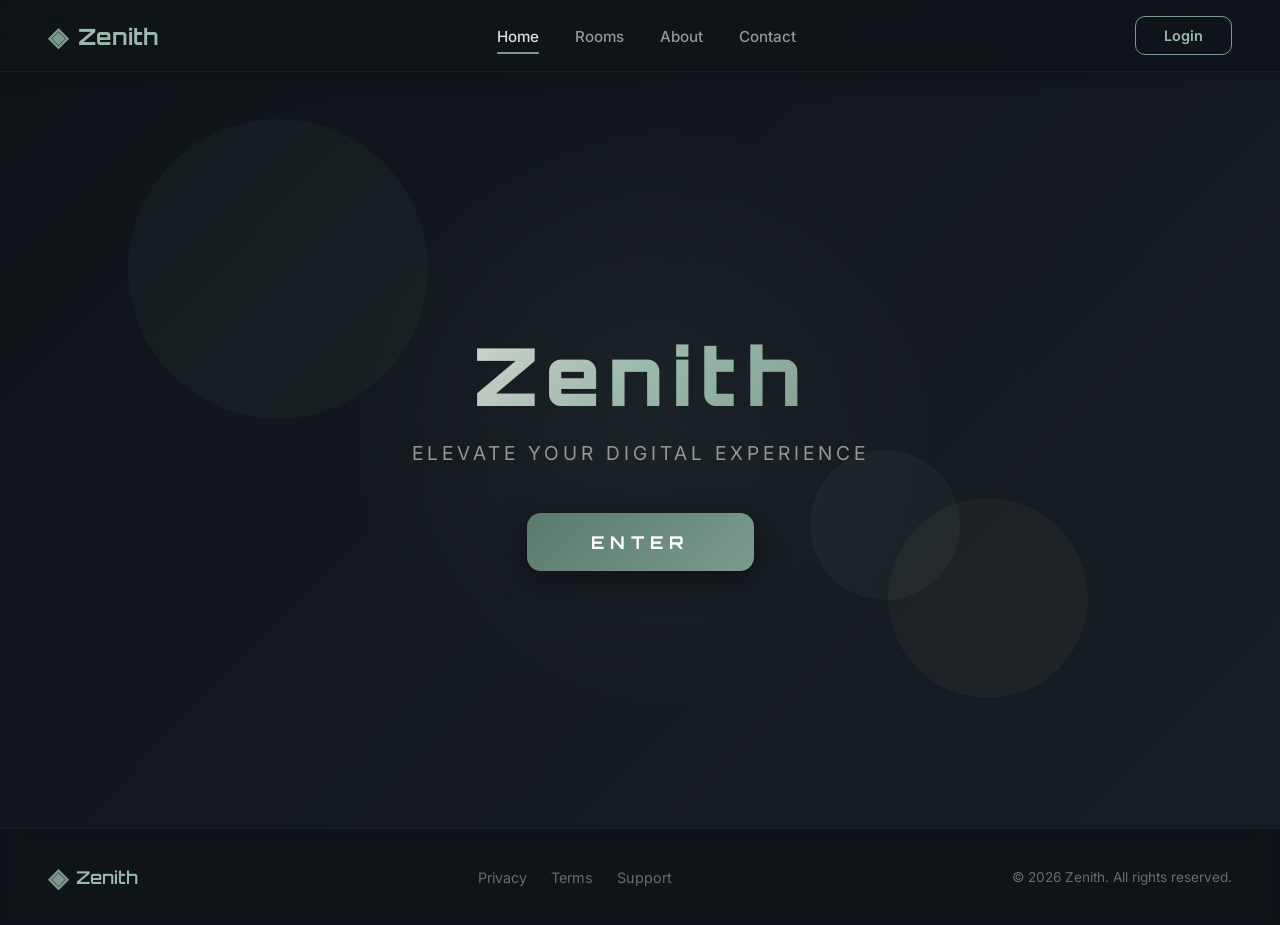
<file: index.html>
<!DOCTYPE html>
<html lang="en">
<head>
    <meta charset="UTF-8">
    <meta name="viewport" content="width=device-width, initial-scale=1.0">
    <title>Zenith</title>
    <link rel="stylesheet" href="style.css">
    <link href="https://fonts.googleapis.com/css2?family=Orbitron:wght@400;500;700;900&family=Inter:wght@300;400;500;600&display=swap" rel="stylesheet">
</head>
<body>

    <!-- Navbar -->
    <nav class="navbar">
        <div class="nav-brand">
            <span class="brand-icon">◈</span>
            <span class="brand-text">Zenith</span>
        </div>
        <ul class="nav-links">
            <li><a href="index.html" class="active">Home</a></li>
            <li><a href="rooms.html">Rooms</a></li>
            <li><a href="#">About</a></li>
            <li><a href="#">Contact</a></li>
        </ul>
        <button class="login-btn" onclick="openModal('loginModal')">Login</button>
    </nav>

    <!-- Hero Section -->
    <main class="hero">
        <div class="hero-content">
            <h1 class="hero-title">Zenith</h1>
            <p class="hero-subtitle">Elevate Your Digital Experience</p>
            <a href="rooms.html" class="enter-btn">ENTER</a>
        </div>
        <div class="floating-shapes">
            <div class="shape shape-1"></div>
            <div class="shape shape-2"></div>
            <div class="shape shape-3"></div>
        </div>
    </main>

    <!-- Footer -->
    <footer class="footer">
        <div class="footer-content">
            <div class="footer-brand">
                <span class="brand-icon">◈</span>
                <span>Zenith</span>
            </div>
            <div class="footer-links">
                <a href="#">Privacy</a>
                <a href="#">Terms</a>
                <a href="#">Support</a>
            </div>
            <p class="footer-copy">©️ 2026 Zenith. All rights reserved.</p>
        </div>
    </footer>

    <!-- Login Modal -->
    <div class="modal-overlay" id="loginModal" onclick="closeModal(event, 'loginModal')">
        <div class="modal" onclick="event.stopPropagation()">
            <button class="modal-close" onclick="closeModal(null, 'loginModal')">×</button>
            <div class="modal-header">
                <span class="modal-icon">◈</span>
                <h2>Welcome Back</h2>
                <p>Sign in to your Zenith account</p>
            </div>
            <form class="login-form" onsubmit="handleLogin(event)">
                <div class="input-group">
                    <label for="email">Email</label>
                    <input type="email" id="email" placeholder="you@example.com" required>
                </div>
                <div class="input-group">
                    <label for="password">Password</label>
                    <input type="password" id="password" placeholder="••••••••" required>
                </div>
                <div class="form-options">
                    <label class="remember">
                        <input type="checkbox">
                        <span>Remember me</span>
                    </label>
                    <a href="#" class="forgot">Forgot password?</a>
                </div>
                <button type="submit" class="submit-btn">Sign In</button>
            </form>
            <div class="modal-footer">
                <p>Don't have an account? <a href="#">Create one</a></p>
            </div>
        </div>
    </div>

    <script>
        function openModal(id) {
            document.getElementById(id).classList.add('active');
            document.body.style.overflow = 'hidden';
        }

        function closeModal(event, id) {
            if (!event || event.target === document.getElementById(id) || event.target.classList.contains('modal-close')) {
                document.getElementById(id).classList.remove('active');
                document.body.style.overflow = '';
            }
        }

        function handleLogin(event) {
            event.preventDefault();
            const email = document.getElementById('email').value;
            alert('Welcome, ' + email + '! Login successful.');
            closeModal(null, 'loginModal');
        }

        document.addEventListener('keydown', function(e) {
            if (e.key === 'Escape') {
                document.querySelectorAll('.modal-overlay.active').forEach(m => {
                    m.classList.remove('active');
                });
                document.body.style.overflow = '';
            }
        });
    </script>

</body>
</html>
</file>
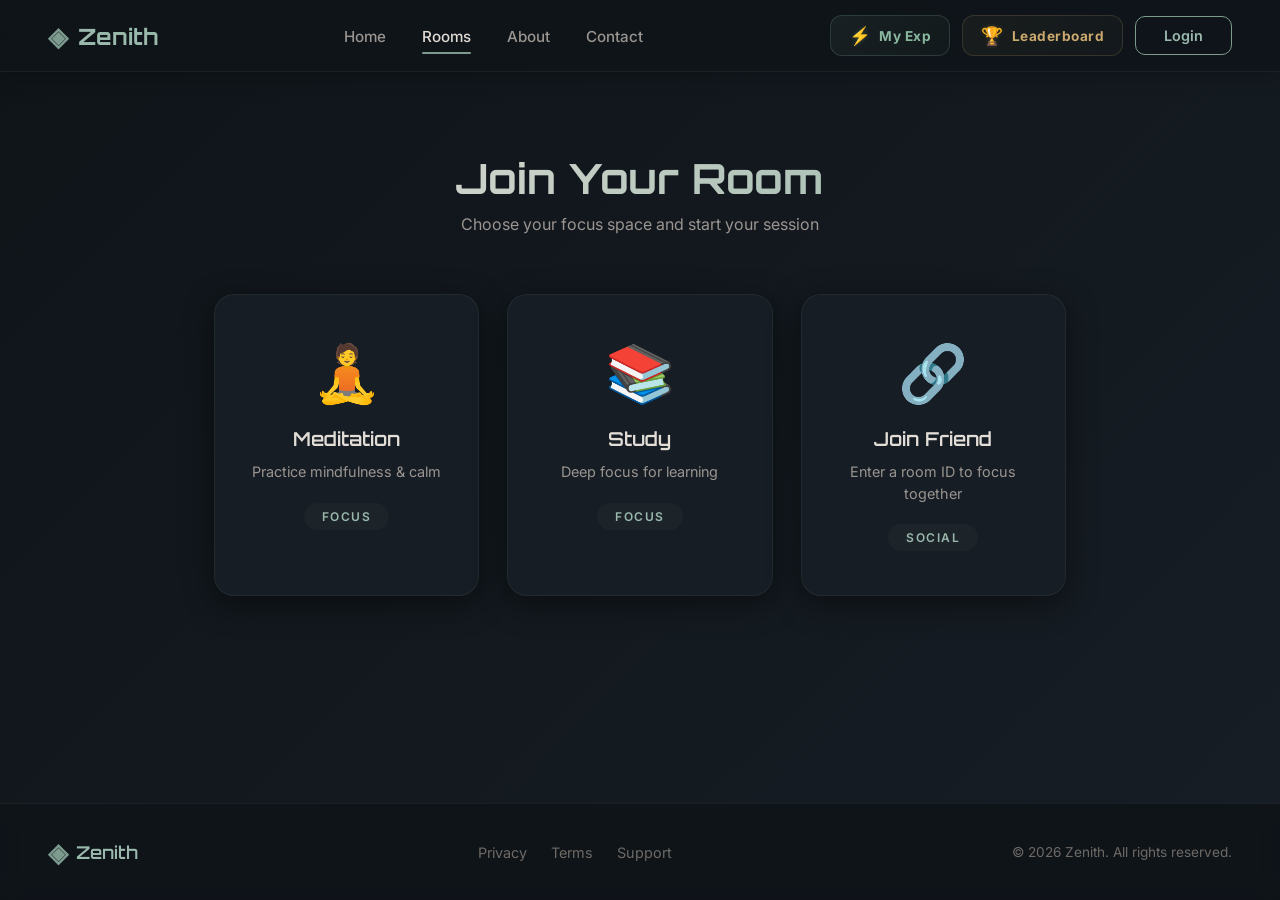
<file: rooms.html>
<!DOCTYPE html>
<html lang="en">
<head>
    <meta charset="UTF-8">
    <meta name="viewport" content="width=device-width, initial-scale=1.0">
    <title>Zenith - Rooms</title>
    <link rel="stylesheet" href="style.css">
    <link href="https://fonts.googleapis.com/css2?family=Orbitron:wght@400;500;700;900&family=Inter:wght@300;400;500;600&display=swap" rel="stylesheet">
</head>
<body>

    <!-- Navbar -->
    <nav class="navbar">
        <div class="nav-brand">
            <span class="brand-icon">◈</span>
            <span class="brand-text">Zenith</span>
        </div>
        <ul class="nav-links">
            <li><a href="index.html">Home</a></li>
            <li><a href="rooms.html" class="active">Rooms</a></li>
            <li><a href="#">About</a></li>
            <li><a href="#">Contact</a></li>
        </ul>
        <div class="nav-actions">
            <button class="exp-btn" onclick="openModal('expModal'); renderExp();">
                <span class="exp-icon">⚡</span>
                <span>My Exp</span>
            </button>
            <button class="lb-nav-btn" onclick="openModal('leaderboardModal'); renderLeaderboard();">
                <span class="lb-icon">🏆</span>
                <span>Leaderboard</span>
            </button>
            <button class="login-btn" onclick="openModal('loginModal')">Login</button>
        </div>
    </nav>

    <!-- Main Content -->
    <main class="rooms-page">
        <div class="rooms-container">

            <h1 class="rooms-title">Join Your Room</h1>
            <p class="rooms-subtitle">Choose your focus space and start your session</p>

            <!-- Category Cards -->
            <div class="category-cards">
                <div class="category-card" onclick="openFocusRoom('Meditation')">
                    <div class="cat-icon">🧘</div>
                    <h4>Meditation</h4>
                    <p>Practice mindfulness & calm</p>
                    <span class="cat-tag">Focus</span>
                </div>
                <div class="category-card" onclick="openFocusRoom('Study')">
                    <div class="cat-icon">📚</div>
                    <h4>Study</h4>
                    <p>Deep focus for learning</p>
                    <span class="cat-tag">Focus</span>
                </div>
                <div class="category-card" onclick="openJoinModal()">
                    <div class="cat-icon">🔗</div>
                    <h4>Join Friend</h4>
                    <p>Enter a room ID to focus together</p>
                    <span class="cat-tag">Social</span>
                </div>
            </div>

        </div>
    </main>

    <!-- Footer -->
    <footer class="footer">
        <div class="footer-content">
            <div class="footer-brand">
                <span class="brand-icon">◈</span>
                <span>Zenith</span>
            </div>
            <div class="footer-links">
                <a href="#">Privacy</a>
                <a href="#">Terms</a>
                <a href="#">Support</a>
            </div>
            <p class="footer-copy">©️ 2026 Zenith. All rights reserved.</p>
        </div>
    </footer>

    <!-- ========== MODALS ========== -->

    <!-- Login Modal -->
    <div class="modal-overlay" id="loginModal" onclick="closeModal(event, 'loginModal')">
        <div class="modal" onclick="event.stopPropagation()">
            <button class="modal-close" onclick="closeModal(null, 'loginModal')">×</button>
            <div class="modal-header">
                <span class="modal-icon">◈</span>
                <h2>Welcome Back</h2>
                <p>Sign in to your Zenith account</p>
            </div>
            <form class="login-form" onsubmit="handleLogin(event)">
                <div class="input-group">
                    <label for="email">Email</label>
                    <input type="email" id="email" placeholder="you@example.com" required>
                </div>
                <div class="input-group">
                    <label for="password">Password</label>
                    <input type="password" id="password" placeholder="••••••••" required>
                </div>
                <div class="form-options">
                    <label class="remember">
                        <input type="checkbox">
                        <span>Remember me</span>
                    </label>
                    <a href="#" class="forgot">Forgot password?</a>
                </div>
                <button type="submit" class="submit-btn">Sign In</button>
            </form>
            <div class="modal-footer">
                <p>Don't have an account? <a href="#">Create one</a></p>
            </div>
        </div>
    </div>

    <!-- My Exp Modal -->
    <div class="modal-overlay" id="expModal" onclick="closeModal(event, 'expModal')">
        <div class="modal modal-wide" onclick="event.stopPropagation()">
            <button class="modal-close" onclick="closeModal(null, 'expModal')">×</button>
            <div class="modal-header">
                <span class="modal-icon">⚡</span>
                <h2>My Experience</h2>
                <p>Your focus journey stats</p>
            </div>
            <div class="exp-stats">
                <div class="stat-card">
                    <div class="stat-value" id="expSessions">0</div>
                    <div class="stat-label">Sessions</div>
                </div>
                <div class="stat-card">
                    <div class="stat-value" id="expTime">0m</div>
                    <div class="stat-label">Focus Time</div>
                </div>
                <div class="stat-card">
                    <div class="stat-value" id="expXP">0</div>
                    <div class="stat-label">XP Points</div>
                </div>
                <div class="stat-card">
                    <div class="stat-value" id="expStreak">0</div>
                    <div class="stat-label">Day Streak</div>
                </div>
            </div>
            <div class="exp-progress">
                <h4 id="expLevelTitle">Level 1 — Beginner</h4>
                <div class="progress-bar">
                    <div class="progress-fill" id="progressFill" style="width: 0%"></div>
                </div>
                <p id="expProgressText">0 / 500 XP to next level</p>
            </div>
        </div>
    </div>

    <!-- Leaderboard Modal -->
    <div class="modal-overlay" id="leaderboardModal" onclick="closeModal(event, 'leaderboardModal')">
        <div class="modal modal-wide" onclick="event.stopPropagation()">
            <button class="modal-close" onclick="closeModal(null, 'leaderboardModal')">×</button>
            <div class="modal-header">
                <span class="modal-icon">🏆</span>
                <h2>Leaderboard</h2>
                <p>Top focus warriors by real time spent</p>
            </div>
            <div class="leaderboard-table" id="leaderboardTable">
                <div class="lb-row lb-header">
                    <span class="lb-rank">#</span>
                    <span class="lb-name">User</span>
                    <span class="lb-xp">XP</span>
                    <span class="lb-time">Time</span>
                </div>
            </div>
        </div>
    </div>

    <!-- Focus Room Modal -->
    <div class="modal-overlay" id="focusRoomModal" onclick="closeModal(event, 'focusRoomModal')">
        <div class="modal modal-room" onclick="event.stopPropagation()">
            <button class="modal-close" onclick="closeModal(null, 'focusRoomModal')">×</button>
            <div class="modal-header">
                <span class="modal-icon">🎯</span>
                <h2 id="roomModalTitle">Enter Focus Room</h2>
                <p>Configure your session</p>
            </div>
            <form class="room-form" onsubmit="enterSession(event)">
                <div class="input-group">
                    <label for="roomName">Name</label>
                    <input type="text" id="roomName" placeholder="Your display name" required>
                </div>
                <div class="input-group">
                    <label for="roomGoal">Goal</label>
                    <input type="text" id="roomGoal" placeholder="What do you want to achieve?" required>
                </div>
                <div class="input-group">
                    <label>Duration</label>
                    <div class="duration-options">
                        <label class="dur-option">
                            <input type="radio" name="duration" value="30" checked>
                            <span>30 min</span>
                        </label>
                        <label class="dur-option">
                            <input type="radio" name="duration" value="60">
                            <span>60 min</span>
                        </label>
                        <label class="dur-option">
                            <input type="radio" name="duration" value="120">
                            <span>120 min</span>
                        </label>
                        <label class="dur-option">
                            <input type="radio" name="duration" value="custom">
                            <span>Custom</span>
                        </label>
                    </div>
                </div>
                <div class="input-group">
                    <label>Camera Mode</label>
                    <div class="camera-mode-options">
                        <label class="cam-option cam-option-on">
                            <input type="radio" name="cameraMode" value="on" checked>
                            <span class="cam-icon">📹</span>
                            <span class="cam-label">With Camera</span>
                            <span class="cam-desc">Focus Cam enabled — required</span>
                        </label>
                        <label class="cam-option cam-option-off">
                            <input type="radio" name="cameraMode" value="off">
                            <span class="cam-icon">🚫</span>
                            <span class="cam-label">No Camera</span>
                            <span class="cam-desc">Audio-only, no video feed</span>
                        </label>
                    </div>
                </div>
                <button type="submit" class="submit-btn enter-session-btn">Enter Session</button>
            </form>
        </div>
    </div>

    <!-- Join Friend Modal -->
    <div class="modal-overlay" id="joinModal" onclick="closeModal(event, 'joinModal')">
        <div class="modal modal-room" onclick="event.stopPropagation()">
            <button class="modal-close" onclick="closeModal(null, 'joinModal')">×</button>
            <div class="modal-header">
                <span class="modal-icon">🔗</span>
                <h2>Join a Friend</h2>
                <p>Enter the room ID to focus together in real time</p>
            </div>
            <form class="room-form" onsubmit="joinFriendSession(event)">
                <div class="input-group">
                    <label for="joinName">Your Name</label>
                    <input type="text" id="joinName" placeholder="Your display name" required>
                </div>
                <div class="input-group">
                    <label for="joinCode">Room ID</label>
                    <input type="text" id="joinCode" placeholder="e.g. ZEN-AB12" required style="text-transform:uppercase;">
                </div>
                <button type="submit" class="submit-btn enter-session-btn">Join Room</button>
            </form>
        </div>
    </div>

    <script>
        let currentRoomType = '';

        function openModal(id) {
            document.getElementById(id).classList.add('active');
            document.body.style.overflow = 'hidden';
        }

        function closeModal(event, id) {
            if (!event || event.target === document.getElementById(id) || event.target.classList.contains('modal-close')) {
                document.getElementById(id).classList.remove('active');
                document.body.style.overflow = '';
            }
        }

        function openFocusRoom(roomType) {
            currentRoomType = roomType;
            document.getElementById('roomModalTitle').textContent = roomType + ' — Focus Room';
            openModal('focusRoomModal');
        }

        function openJoinModal() {
            openModal('joinModal');
        }

        function handleLogin(event) {
            event.preventDefault();
            const email = document.getElementById('email').value;
            alert('Welcome, ' + email + '! Login successful.');
            closeModal(null, 'loginModal');
        }

        function enterSession(event) {
            event.preventDefault();
            const name = document.getElementById('roomName').value;
            const goal = document.getElementById('roomGoal').value;
            const duration = document.querySelector('input[name="duration"]:checked').value;
            const cameraMode = document.querySelector('input[name="cameraMode"]:checked').value;
            const roomCode = 'ZEN-' + Math.random().toString(36).substr(2, 4).toUpperCase();

            const config = {
                name: name,
                goal: goal,
                type: currentRoomType,
                duration: duration,
                cam: cameraMode
            };
            sessionStorage.setItem('zenith_session_config', JSON.stringify(config));
            window.location.href = 'session.html?room=' + roomCode;
        }

        function joinFriendSession(event) {
            event.preventDefault();
            const name = document.getElementById('joinName').value;
            const code = document.getElementById('joinCode').value.toUpperCase();
            const config = {
                name: name,
                goal: 'Group Focus Session',
                type: 'Friend',
                duration: 60,
                cam: 'off' // Joiners can decide to turn it on later
            };
            sessionStorage.setItem('zenith_session_config', JSON.stringify(config));
            window.location.href = 'session.html?room=' + code;
        }

        // ===== REAL-TIME EXP RENDERING =====
        function renderExp() {
            const user = JSON.parse(localStorage.getItem('zenith_user') || '{}');
            const totalSec = user.totalTime || 0;
            const hours = Math.floor(totalSec / 3600);
            const mins = Math.floor((totalSec % 3600) / 60);
            const timeStr = hours > 0 ? `${hours}h ${mins}m` : `${mins}m`;

            document.getElementById('expSessions').textContent = user.sessions || 0;
            document.getElementById('expTime').textContent = timeStr;
            document.getElementById('expXP').textContent = (user.xp || 0).toLocaleString();
            document.getElementById('expStreak').textContent = user.streak || 0;

            const level = Math.floor((user.xp || 0) / 500) + 1;
            const names = ['Beginner','Focus Novice','Deep Worker','Flow Master','Zenith Warrior','Legend'];
            const title = names[Math.min(level - 1, names.length - 1)] || 'Master';
            document.getElementById('expLevelTitle').textContent = `Level ${level} — ${title}`;

            const current = (user.xp || 0) % 500;
            const pct = (current / 500) * 100;
            document.getElementById('progressFill').style.width = pct + '%';
            document.getElementById('expProgressText').textContent = `${current} / 500 XP to next level`;
        }

        // ===== REAL-TIME LEADERBOARD =====
        function renderLeaderboard() {
            const container = document.getElementById('leaderboardTable');
            let html = `
                <div class="lb-row lb-header">
                    <span class="lb-rank">#</span>
                    <span class="lb-name">User</span>
                    <span class="lb-xp">XP</span>
                    <span class="lb-time">Time</span>
                </div>
            `;

            const lb = JSON.parse(localStorage.getItem('zenith_leaderboard') || '[]');
            if (lb.length === 0) {
                html += `<div class="lb-row"><span style="color:var(--text-muted); text-align:center; grid-column:1/-1; padding:20px;">No sessions yet. Start focusing to appear here!</span></div>`;
            } else {
                lb.slice(0, 10).forEach((entry, i) => {
                    const rank = i + 1;
                    let cls = '', disp = rank;
                    if (rank === 1) { cls = 'lb-gold'; disp = '🥇'; }
                    else if (rank === 2) { cls = 'lb-silver'; disp = '🥈'; }
                    else if (rank === 3) { cls = 'lb-bronze'; disp = '🥉'; }

                    const h = Math.floor(entry.time / 3600);
                    const m = Math.floor((entry.time % 3600) / 60);
                    const t = h > 0 ? `${h}h ${m}m` : `${m}m`;

                    html += `
                        <div class="lb-row ${cls}">
                            <span class="lb-rank">${disp}</span>
                            <span class="lb-name">${entry.name}</span>
                            <span class="lb-xp">${entry.xp.toLocaleString()}</span>
                            <span class="lb-time">${t}</span>
                        </div>
                    `;
                });
            }
            container.innerHTML = html;
        }

        // ===== CAMERA MODE SELECTION UI =====
        function updateCamSelection() {
            document.querySelectorAll('.cam-option').forEach(function(opt) {
                opt.classList.remove('selected');
            });
            const checked = document.querySelector('input[name="cameraMode"]:checked');
            if (checked) checked.closest('.cam-option').classList.add('selected');
        }
        document.querySelectorAll('input[name="cameraMode"]').forEach(function(radio) {
            radio.addEventListener('change', updateCamSelection);
        });
        updateCamSelection();

        document.addEventListener('keydown', function(e) {
            if (e.key === 'Escape') {
                document.querySelectorAll('.modal-overlay.active').forEach(m => {
                    m.classList.remove('active');
                });
                document.body.style.overflow = '';
            }
        });

        // Handle joining from a shared link
        window.onload = function() {
            const urlParams = new URLSearchParams(window.location.search);
            const joinCode = urlParams.get('join');
            if (joinCode) {
                document.getElementById('joinCode').value = joinCode;
                openJoinModal();
            }
        };
    </script>

</body>
</html>
</file>
<file: style.css>
*, *::before, *::after {
    margin: 0;
    padding: 0;
    box-sizing: border-box;
}

:root {
    /* === MIND-PLEASING DARK PALETTE === */
    --primary: #7c9a8e;
    --primary-dark: #5a7a6e;
    --primary-light: #9ab8ac;
    --accent: #c4a882;
    --accent-light: #dcc8a8;
    
    --bg-dark: #0f1419;
    --bg-card: #161d24;
    --bg-card-hover: #1e2730;
    --bg-warm: #131a21;
    
    --text-primary: #e2ddd6;
    --text-secondary: #9a9590;
    --text-muted: #6e6a66;
    --text-light: #4a4642;
    
    --border: rgba(124, 154, 142, 0.1);
    --border-light: rgba(255, 255, 255, 0.04);
    
    --shadow: 0 8px 32px rgba(0, 0, 0, 0.45);
    --shadow-hover: 0 16px 48px rgba(0, 0, 0, 0.55);
    --glow: 0 0 30px rgba(124, 154, 142, 0.12);
    
    --gold: #c9a96e;
    --gold-light: #e0c896;
    --gold-glow: 0 0 20px rgba(201, 169, 110, 0.18);
    --exp-green: #8ab8a0;
    --exp-glow: 0 0 20px rgba(138, 184, 160, 0.12);
    
    --gradient-warm: linear-gradient(135deg, #0f1419 0%, #161d24 100%);
    --gradient-card: linear-gradient(135deg, #161d24 0%, #1e2730 100%);
    --gradient-primary: linear-gradient(135deg, #5a7a6e 0%, #7c9a8e 100%);
    --gradient-accent: linear-gradient(135deg, #b8935a 0%, #c4a882 100%);
}

body {
    font-family: 'Inter', sans-serif;
    background: var(--bg-dark);
    color: var(--text-primary);
    min-height: 100vh;
    display: flex;
    flex-direction: column;
    overflow-x: hidden;
}


/* ============================================================
   NAVBAR (All Pages)
   ============================================================ */

.navbar {
    display: flex;
    align-items: center;
    justify-content: space-between;
    padding: 0 48px;
    height: 72px;
    background: rgba(15, 20, 25, 0.9);
    backdrop-filter: blur(20px);
    -webkit-backdrop-filter: blur(20px);
    border-bottom: 1px solid var(--border);
    position: fixed;
    top: 0;
    left: 0;
    right: 0;
    z-index: 100;
    animation: slideDown 0.8s ease-out;
    box-shadow: 0 2px 20px rgba(0, 0, 0, 0.25);
}

.nav-brand {
    display: flex;
    align-items: center;
    gap: 10px;
    font-family: 'Orbitron', sans-serif;
    font-size: 1.4rem;
    font-weight: 700;
    color: var(--primary-light);
    cursor: pointer;
    transition: transform 0.3s ease;
    text-decoration: none;
}

.nav-brand:hover {
    transform: scale(1.05);
}

.brand-icon {
    color: var(--primary);
    font-size: 1.6rem;
    animation: gentlePulse 5s ease-in-out infinite;
}

.nav-links {
    display: flex;
    list-style: none;
    gap: 36px;
}

.nav-links a {
    text-decoration: none;
    color: var(--text-secondary);
    font-size: 0.95rem;
    font-weight: 500;
    position: relative;
    transition: color 0.3s ease;
    padding: 8px 0;
}

.nav-links a::after {
    content: '';
    position: absolute;
    bottom: 0;
    left: 0;
    width: 0;
    height: 2px;
    background: var(--primary);
    transition: width 0.3s ease;
    border-radius: 2px;
}

.nav-links a:hover,
.nav-links a.active {
    color: var(--text-primary);
}

.nav-links a:hover::after,
.nav-links a.active::after {
    width: 100%;
}

.nav-actions {
    display: flex;
    align-items: center;
    gap: 12px;
}

/* Exp Button */
.exp-btn {
    display: flex;
    align-items: center;
    gap: 8px;
    padding: 9px 18px;
    background: linear-gradient(135deg, rgba(138, 184, 160, 0.08) 0%, rgba(124, 154, 142, 0.04) 100%);
    color: var(--exp-green);
    border: 1.5px solid rgba(138, 184, 160, 0.2);
    border-radius: 12px;
    font-family: 'Inter', sans-serif;
    font-size: 0.85rem;
    font-weight: 700;
    cursor: pointer;
    transition: all 0.4s cubic-bezier(0.34, 1.56, 0.64, 1);
    position: relative;
    overflow: hidden;
    letter-spacing: 0.5px;
}

.exp-btn::before {
    content: '';
    position: absolute;
    top: 0;
    left: -100%;
    width: 100%;
    height: 100%;
    background: linear-gradient(90deg, transparent, rgba(138, 184, 160, 0.06), transparent);
    transition: left 0.7s ease;
}

.exp-btn:hover {
    background: linear-gradient(135deg, rgba(138, 184, 160, 0.14) 0%, rgba(124, 154, 142, 0.08) 100%);
    border-color: var(--exp-green);
    box-shadow: var(--exp-glow), 0 4px 15px rgba(138, 184, 160, 0.08);
    transform: translateY(-3px) scale(1.02);
    color: #b0d4c0;
}

.exp-btn:hover::before {
    left: 100%;
}

.exp-btn:active {
    transform: translateY(-1px) scale(0.98);
}

.exp-icon {
    font-size: 1.1rem;
    filter: drop-shadow(0 0 2px rgba(138, 184, 160, 0.25));
    animation: gentleIconPulse 4s ease-in-out infinite;
}

/* Leaderboard Button */
.lb-nav-btn {
    display: flex;
    align-items: center;
    gap: 8px;
    padding: 9px 18px;
    background: linear-gradient(135deg, rgba(201, 169, 110, 0.06) 0%, rgba(196, 168, 130, 0.03) 100%);
    color: var(--gold);
    border: 1.5px solid rgba(201, 169, 110, 0.18);
    border-radius: 12px;
    font-family: 'Inter', sans-serif;
    font-size: 0.85rem;
    font-weight: 700;
    cursor: pointer;
    transition: all 0.4s cubic-bezier(0.34, 1.56, 0.64, 1);
    position: relative;
    overflow: hidden;
    letter-spacing: 0.5px;
}

.lb-nav-btn::before {
    content: '';
    position: absolute;
    top: 0;
    left: -100%;
    width: 100%;
    height: 100%;
    background: linear-gradient(90deg, transparent, rgba(201, 169, 110, 0.06), transparent);
    transition: left 0.7s ease;
}

.lb-nav-btn:hover {
    background: linear-gradient(135deg, rgba(201, 169, 110, 0.12) 0%, rgba(196, 168, 130, 0.06) 100%);
    border-color: var(--gold);
    box-shadow: var(--gold-glow), 0 4px 15px rgba(201, 169, 110, 0.08);
    transform: translateY(-3px) scale(1.02);
    color: #e0c896;
}

.lb-nav-btn:hover::before {
    left: 100%;
}

.lb-nav-btn:active {
    transform: translateY(-1px) scale(0.98);
}

.lb-icon {
    font-size: 1.1rem;
    filter: drop-shadow(0 0 2px rgba(201, 169, 110, 0.25));
    animation: gentleIconPulse 4s ease-in-out infinite 1s;
}

/* Login Button */
.login-btn {
    padding: 10px 28px;
    background: transparent;
    color: var(--primary-light);
    border: 1.5px solid var(--primary);
    border-radius: 10px;
    font-family: 'Inter', sans-serif;
    font-size: 0.9rem;
    font-weight: 600;
    cursor: pointer;
    transition: all 0.3s ease;
    position: relative;
    overflow: hidden;
}

.login-btn::before {
    content: '';
    position: absolute;
    top: 0;
    left: -100%;
    width: 100%;
    height: 100%;
    background: var(--primary);
    transition: left 0.3s ease;
    z-index: -1;
}

.login-btn:hover {
    color: white;
    box-shadow: 0 0 20px rgba(124, 154, 142, 0.2);
}

.login-btn:hover::before {
    left: 0;
}


/* ============================================================
   HERO SECTION (index.html)
   ============================================================ */

.hero {
    flex: 1;
    display: flex;
    align-items: center;
    justify-content: center;
    position: relative;
    padding-top: 72px;
    min-height: calc(100vh - 72px);
    overflow: hidden;
    background: var(--gradient-warm);
}

.hero::before {
    content: '';
    position: absolute;
    top: 50%;
    left: 50%;
    transform: translate(-50%, -50%);
    width: 600px;
    height: 600px;
    background: radial-gradient(circle, rgba(124, 154, 142, 0.08) 0%, transparent 70%);
    animation: breathe 8s ease-in-out infinite;
    pointer-events: none;
}

.hero-content {
    text-align: center;
    z-index: 2;
    animation: fadeInUp 1.2s ease-out 0.3s both;
}

.hero-title {
    font-family: 'Orbitron', sans-serif;
    font-size: 5rem;
    font-weight: 900;
    letter-spacing: 8px;
    background: linear-gradient(135deg, var(--text-primary) 0%, var(--primary-light) 50%, var(--primary) 100%);
    -webkit-background-clip: text;
    -webkit-text-fill-color: transparent;
    background-clip: text;
    margin-bottom: 16px;
    animation: shimmer 5s ease-in-out infinite;
}

.hero-subtitle {
    font-size: 1.2rem;
    color: var(--text-secondary);
    font-weight: 400;
    letter-spacing: 4px;
    text-transform: uppercase;
    margin-bottom: 48px;
    animation: fadeInUp 1.2s ease-out 0.6s both;
}

.enter-btn {
    display: inline-block;
    padding: 18px 64px;
    background: var(--gradient-primary);
    color: white;
    border: none;
    border-radius: 14px;
    font-family: 'Orbitron', sans-serif;
    font-size: 1.1rem;
    font-weight: 700;
    letter-spacing: 6px;
    cursor: pointer;
    transition: all 0.4s ease;
    position: relative;
    overflow: hidden;
    animation: fadeInUp 1.2s ease-out 0.9s both;
    text-decoration: none;
    box-shadow: var(--shadow);
}

.enter-btn::before {
    content: '';
    position: absolute;
    top: 0;
    left: -100%;
    width: 100%;
    height: 100%;
    background: linear-gradient(90deg, transparent, rgba(255, 255, 255, 0.12), transparent);
    transition: left 0.6s ease;
}

.enter-btn:hover {
    box-shadow: var(--shadow-hover), var(--glow);
    transform: translateY(-3px);
    letter-spacing: 8px;
}

.enter-btn:hover::before {
    left: 100%;
}

.enter-btn:active {
    transform: translateY(-1px);
}

/* Floating shapes */
.floating-shapes {
    position: absolute;
    width: 100%;
    height: 100%;
    pointer-events: none;
    overflow: hidden;
}

.shape {
    position: absolute;
    border-radius: 50%;
    opacity: 0.05;
}

.shape-1 {
    width: 300px;
    height: 300px;
    background: var(--primary);
    top: 10%;
    left: 10%;
    animation: float 12s ease-in-out infinite;
}

.shape-2 {
    width: 200px;
    height: 200px;
    background: var(--accent);
    bottom: 20%;
    right: 15%;
    animation: float 14s ease-in-out infinite 2s;
}

.shape-3 {
    width: 150px;
    height: 150px;
    background: var(--primary-light);
    top: 50%;
    right: 25%;
    animation: float 16s ease-in-out infinite 4s;
}


/* ============================================================
   ROOMS PAGE (rooms.html)
   ============================================================ */

.rooms-page {
    flex: 1;
    padding-top: 72px;
    display: flex;
    justify-content: center;
    align-items: flex-start;
    padding-bottom: 60px;
    background: var(--gradient-warm);
}

.rooms-container {
    width: 100%;
    max-width: 900px;
    padding: 80px 24px 60px;
    animation: fadeInUp 0.8s ease-out;
}

.rooms-title {
    font-family: 'Orbitron', sans-serif;
    font-size: 2.6rem;
    font-weight: 700;
    text-align: center;
    margin-bottom: 10px;
    background: linear-gradient(135deg, var(--text-primary), var(--primary-light));
    -webkit-background-clip: text;
    -webkit-text-fill-color: transparent;
    background-clip: text;
}

.rooms-subtitle {
    text-align: center;
    color: var(--text-secondary);
    font-size: 1rem;
    margin-bottom: 60px;
}

/* Category Cards */
.category-cards {
    display: grid;
    grid-template-columns: repeat(3, 1fr);
    gap: 28px;
}

.category-card {
    background: var(--bg-card);
    border: 1px solid var(--border);
    border-radius: 20px;
    padding: 44px 28px;
    text-align: center;
    transition: all 0.5s cubic-bezier(0.34, 1.56, 0.64, 1);
    cursor: pointer;
    position: relative;
    overflow: hidden;
    box-shadow: var(--shadow);
}

.category-card::before {
    content: '';
    position: absolute;
    top: 0;
    left: 0;
    right: 0;
    height: 3px;
    background: var(--gradient-primary);
    transform: scaleX(0);
    transition: transform 0.5s ease;
    border-radius: 20px 20px 0 0;
}

.category-card:hover {
    transform: translateY(-10px);
    border-color: rgba(124, 154, 142, 0.18);
    box-shadow: var(--shadow-hover);
    background: var(--bg-card-hover);
}

.category-card:hover::before {
    transform: scaleX(1);
}

.cat-icon {
    font-size: 3.5rem;
    margin-bottom: 20px;
    display: block;
    transition: transform 0.4s ease;
}

.category-card:hover .cat-icon {
    transform: scale(1.15);
}

.category-card h4 {
    font-family: 'Orbitron', sans-serif;
    font-size: 1.2rem;
    font-weight: 600;
    margin-bottom: 10px;
    color: var(--text-primary);
}

.category-card p {
    font-size: 0.9rem;
    color: var(--text-secondary);
    margin-bottom: 20px;
    line-height: 1.5;
}

.cat-tag {
    display: inline-block;
    padding: 6px 18px;
    background: rgba(124, 154, 142, 0.06);
    color: var(--primary-light);
    border-radius: 20px;
    font-size: 0.75rem;
    font-weight: 600;
    text-transform: uppercase;
    letter-spacing: 1.5px;
}


/* ============================================================
   SESSION PAGE (session.html)
   ============================================================ */

.session-body {
    position: relative;
    min-height: 100vh;
    overflow-x: hidden;
}

.session-bg {
    position: fixed;
    top: 0;
    left: 0;
    right: 0;
    bottom: 0;
    background-image: url('https://images.stockcake.com/public/0/c/0/c0f76b691bacc854ac056aa819f477bceb76d799.jpg');
    background-size: cover;
    background-position: center;
    background-attachment: fixed;
    z-index: -2;
}

.session-bg-overlay {
    position: fixed;
    top: 0;
    left: 0;
    right: 0;
    bottom: 0;
    background: linear-gradient(
        180deg,
        rgba(15, 20, 25, 0.92) 0%,
        rgba(15, 20, 25, 0.85) 30%,
        rgba(15, 20, 25, 0.88) 70%,
        rgba(15, 20, 25, 0.95) 100%
    );
    z-index: -1;
}

/* Session Header */
.session-header {
    display: flex;
    align-items: center;
    justify-content: space-between;
    padding: 24px 48px;
    padding-top: 80px;
    width: 100%;
    max-width: 100%;
    margin: 0;
    animation: fadeInUp 1s ease-out;
}

.session-info {
    flex: 1;
}

.session-goal {
    display: flex;
    align-items: baseline;
    gap: 12px;
    margin-bottom: 12px;
}

.goal-label {
    font-family: 'Orbitron', sans-serif;
    font-size: 0.75rem;
    font-weight: 600;
    color: var(--primary-light);
    text-transform: uppercase;
    letter-spacing: 2px;
    padding: 4px 12px;
    background: rgba(124, 154, 142, 0.1);
    border-radius: 6px;
}

.goal-text {
    font-size: 1.4rem;
    font-weight: 600;
    color: var(--text-primary);
    letter-spacing: 0.5px;
}

.session-meta {
    display: flex;
    gap: 20px;
}

.meta-item {
    display: flex;
    align-items: center;
    gap: 6px;
    color: var(--text-secondary);
    font-size: 0.9rem;
}

.meta-icon {
    font-size: 1rem;
}

/* Timer Section */
.session-timer-section {
    display: flex;
    align-items: center;
    gap: 20px;
}

.timer-container {
    position: relative;
    width: 140px;
    height: 140px;
}

.timer-ring {
    position: relative;
    width: 100%;
    height: 100%;
}

.timer-svg {
    width: 100%;
    height: 100%;
    transform: rotate(-90deg);
}

.timer-track {
    fill: none;
    stroke: rgba(124, 154, 142, 0.1);
    stroke-width: 4;
}

.timer-progress {
    fill: none;
    stroke: var(--primary);
    stroke-width: 4;
    stroke-linecap: round;
    transition: stroke-dashoffset 1s linear, stroke 0.5s ease;
}

.timer-display {
    position: absolute;
    top: 50%;
    left: 50%;
    transform: translate(-50%, -50%);
    text-align: center;
}

.timer-main {
    font-family: 'Orbitron', sans-serif;
    font-size: 1.8rem;
    font-weight: 700;
    color: var(--text-primary);
    letter-spacing: 1px;
    transition: all 0.3s ease;
}

.timer-label {
    font-size: 0.7rem;
    color: var(--text-muted);
    text-transform: uppercase;
    letter-spacing: 2px;
    margin-top: 2px;
}

.timer-controls {
    display: flex;
    flex-direction: column;
    gap: 8px;
}

.timer-btn {
    width: 44px;
    height: 44px;
    border-radius: 50%;
    border: 1.5px solid var(--border);
    background: rgba(124, 154, 142, 0.08);
    color: var(--primary-light);
    font-size: 1.2rem;
    cursor: pointer;
    transition: all 0.3s ease;
    display: flex;
    align-items: center;
    justify-content: center;
}

.timer-btn:hover {
    background: rgba(124, 154, 142, 0.15);
    border-color: var(--primary);
    transform: scale(1.1);
}

.timer-btn.paused {
    background: rgba(201, 169, 110, 0.15);
    border-color: var(--gold);
    color: var(--gold);
}

/* Session Main */
.session-main {
    width: 100%;
    max-width: 100%;
    margin: 0;
    padding: 20px 48px 100px;
    animation: fadeInUp 1s ease-out 0.3s both;
}

.participants-section {
    margin-bottom: 40px;
    width: 100%;
}

.section-heading {
    display: flex;
    align-items: center;
    gap: 10px;
    font-family: 'Orbitron', sans-serif;
    font-size: 1rem;
    font-weight: 600;
    color: var(--text-secondary);
    margin-bottom: 24px;
    text-transform: uppercase;
    letter-spacing: 2px;
}

.heading-icon {
    font-size: 1.2rem;
}

.participant-count {
    margin-left: auto;
    font-family: 'Inter', sans-serif;
    font-size: 0.8rem;
    color: var(--text-muted);
    text-transform: none;
    letter-spacing: 0;
    padding: 4px 12px;
    background: rgba(124, 154, 142, 0.08);
    border-radius: 20px;
}

/* Participants Grid - 2 rows of 5 = 10 people */
.participants-grid {
    display: grid;
    grid-template-columns: repeat(5, 1fr);
    gap: 24px;
    max-width: 100%;
}

.participant-card {
    background: var(--bg-card);
    border: 1px solid var(--border);
    border-radius: 16px;
    padding: 32px 20px;
    text-align: center;
    transition: all 0.4s cubic-bezier(0.34, 1.56, 0.64, 1);
    animation: fadeInUp 0.6s ease-out both;
    position: relative;
    overflow: hidden;
    min-height: 180px;
    display: flex;
    flex-direction: column;
    align-items: center;
    justify-content: center;
}

.participant-card::before {
    content: '';
    position: absolute;
    top: 0;
    left: 0;
    right: 0;
    height: 3px;
    background: var(--gradient-primary);
    transform: scaleX(0);
    transition: transform 0.4s ease;
}

.participant-card:hover {
    transform: translateY(-6px);
    border-color: rgba(124, 154, 142, 0.2);
    box-shadow: var(--shadow-hover);
}

.participant-card:hover::before {
    transform: scaleX(1);
}

.participant-card.you {
    background: linear-gradient(135deg, rgba(124, 154, 142, 0.1) 0%, var(--bg-card) 100%);
    border-color: rgba(124, 154, 142, 0.2);
}

.participant-card.you::before {
    transform: scaleX(1);
}

.participant-avatar {
    width: 64px;
    height: 64px;
    border-radius: 50%;
    background: var(--gradient-primary);
    display: flex;
    align-items: center;
    justify-content: center;
    margin: 0 auto 16px;
    position: relative;
    font-family: 'Orbitron', sans-serif;
    font-size: 1.6rem;
    font-weight: 700;
    color: white;
    box-shadow: 0 4px 15px rgba(124, 154, 142, 0.2);
}

.status-indicator {
    position: absolute;
    bottom: 2px;
    right: 2px;
    width: 14px;
    height: 14px;
    border-radius: 50%;
    border: 2px solid var(--bg-card);
}

.status-indicator.focused {
    background: var(--primary);
    animation: statusPulse 3s ease-in-out infinite;
}

.status-indicator.you {
    background: var(--gold);
    animation: statusPulse 3s ease-in-out infinite;
}

.participant-name {
    font-weight: 600;
    font-size: 0.95rem;
    color: var(--text-primary);
    margin-bottom: 4px;
}

.participant-status {
    font-size: 0.75rem;
    color: var(--text-muted);
    text-transform: uppercase;
    letter-spacing: 1px;
}

/* Stats Bar */
.stats-bar {
    display: flex;
    align-items: center;
    gap: 24px;
    padding: 16px 24px;
    background: rgba(22, 29, 36, 0.6);
    border: 1px solid var(--border);
    border-radius: 12px;
    backdrop-filter: blur(10px);
    animation: fadeInUp 1s ease-out 0.6s both;
}

.stat-item {
    display: flex;
    align-items: center;
    gap: 8px;
    font-size: 0.85rem;
    color: var(--text-secondary);
}

.stat-dot {
    width: 8px;
    height: 8px;
    border-radius: 50%;
    animation: statusPulse 3s ease-in-out infinite;
}

/* Leave Button */
.leave-btn {
    position: fixed;
    bottom: 32px;
    right: 32px;
    display: flex;
    align-items: center;
    gap: 10px;
    padding: 14px 28px;
    background: linear-gradient(135deg, rgba(139, 90, 90, 0.15) 0%, rgba(160, 112, 112, 0.1) 100%);
    color: #c98b7b;
    border: 1.5px solid rgba(201, 139, 123, 0.25);
    border-radius: 14px;
    font-family: 'Inter', sans-serif;
    font-size: 0.9rem;
    font-weight: 600;
    cursor: pointer;
    transition: all 0.4s cubic-bezier(0.34, 1.56, 0.64, 1);
    z-index: 50;
    backdrop-filter: blur(10px);
    letter-spacing: 0.5px;
}

.leave-btn:hover {
    background: linear-gradient(135deg, rgba(139, 90, 90, 0.25) 0%, rgba(160, 112, 112, 0.15) 100%);
    border-color: #c98b7b;
    box-shadow: 0 4px 20px rgba(201, 139, 123, 0.15), 0 0 30px rgba(201, 139, 123, 0.1);
    transform: translateY(-3px) scale(1.02);
    color: #d4a090;
}

.leave-btn:active {
    transform: translateY(-1px) scale(0.98);
}

.leave-icon {
    font-size: 1.1rem;
}


/* ============================================================
   FOOTER (All Pages)
   ============================================================ */

.footer {
    background: rgba(15, 20, 25, 0.6);
    border-top: 1px solid var(--border);
    padding: 32px 48px;
    animation: slideUp 0.8s ease-out;
    backdrop-filter: blur(10px);
}

.footer-content {
    max-width: 1200px;
    margin: 0 auto;
    display: flex;
    align-items: center;
    justify-content: space-between;
    flex-wrap: wrap;
    gap: 16px;
}

.footer-brand {
    display: flex;
    align-items: center;
    gap: 8px;
    font-family: 'Orbitron', sans-serif;
    font-size: 1.1rem;
    font-weight: 600;
    color: var(--primary-light);
}

.footer-links {
    display: flex;
    gap: 24px;
}

.footer-links a {
    color: var(--text-muted);
    text-decoration: none;
    font-size: 0.9rem;
    transition: color 0.3s ease;
}

.footer-links a:hover {
    color: var(--primary-light);
}

.footer-copy {
    color: var(--text-muted);
    font-size: 0.85rem;
}


/* ============================================================
   MODALS (All Pages)
   ============================================================ */

.modal-overlay {
    position: fixed;
    top: 0;
    left: 0;
    right: 0;
    bottom: 0;
    background: rgba(15, 20, 25, 0.55);
    backdrop-filter: blur(14px);
    -webkit-backdrop-filter: blur(14px);
    display: flex;
    align-items: center;
    justify-content: center;
    z-index: 1000;
    opacity: 0;
    visibility: hidden;
    transition: all 0.4s ease;
    padding: 20px;
}

.modal-overlay.active {
    opacity: 1;
    visibility: visible;
}

.modal {
    background: var(--bg-card);
    border: 1px solid var(--border);
    border-radius: 24px;
    padding: 48px;
    width: 100%;
    max-width: 420px;
    position: relative;
    transform: scale(0.9) translateY(20px);
    transition: all 0.4s cubic-bezier(0.34, 1.56, 0.64, 1);
    box-shadow: 0 25px 60px rgba(0, 0, 0, 0.45);
    max-height: 90vh;
    overflow-y: auto;
}

.modal-wide {
    max-width: 520px;
}

.modal-room {
    max-width: 460px;
}

.modal-small {
    max-width: 360px;
    padding: 36px;
}

.modal-overlay.active .modal {
    transform: scale(1) translateY(0);
}

.modal-close {
    position: absolute;
    top: 20px;
    right: 24px;
    background: none;
    border: none;
    color: var(--text-muted);
    font-size: 1.8rem;
    cursor: pointer;
    transition: all 0.3s ease;
    width: 36px;
    height: 36px;
    display: flex;
    align-items: center;
    justify-content: center;
    border-radius: 50%;
}

.modal-close:hover {
    color: var(--text-primary);
    background: rgba(124, 154, 142, 0.06);
}

.modal-header {
    text-align: center;
    margin-bottom: 32px;
}

.modal-icon {
    display: inline-block;
    font-size: 2.5rem;
    color: var(--primary);
    margin-bottom: 16px;
    animation: gentlePulse 5s ease-in-out infinite;
}

.modal-header h2 {
    font-family: 'Orbitron', sans-serif;
    font-size: 1.6rem;
    font-weight: 700;
    margin-bottom: 8px;
    color: var(--text-primary);
}

.modal-header p {
    color: var(--text-secondary);
    font-size: 0.95rem;
}


/* ============================================================
   FORMS (Login & Room)
   ============================================================ */

.login-form,
.room-form {
    display: flex;
    flex-direction: column;
    gap: 20px;
}

.input-group {
    display: flex;
    flex-direction: column;
    gap: 8px;
}

.input-group label {
    font-size: 0.85rem;
    font-weight: 500;
    color: var(--text-secondary);
    text-transform: uppercase;
    letter-spacing: 1px;
}

.input-group input {
    padding: 14px 18px;
    background: var(--bg-warm);
    border: 1.5px solid var(--border);
    border-radius: 12px;
    color: var(--text-primary);
    font-size: 1rem;
    font-family: 'Inter', sans-serif;
    transition: all 0.3s ease;
    outline: none;
}

.input-group input::placeholder {
    color: var(--text-muted);
}

.input-group input:focus {
    border-color: var(--primary);
    background: rgba(124, 154, 142, 0.03);
    box-shadow: 0 0 0 4px rgba(124, 154, 142, 0.05);
}

.form-options {
    display: flex;
    align-items: center;
    justify-content: space-between;
    font-size: 0.85rem;
}

.remember {
    display: flex;
    align-items: center;
    gap: 8px;
    color: var(--text-secondary);
    cursor: pointer;
}

.remember input[type="checkbox"] {
    width: 18px;
    height: 18px;
    accent-color: var(--primary);
    cursor: pointer;
}

.forgot {
    color: var(--primary-light);
    text-decoration: none;
    transition: color 0.3s ease;
}

.forgot:hover {
    color: var(--primary);
    text-decoration: underline;
}

.submit-btn {
    padding: 16px;
    background: var(--gradient-primary);
    color: white;
    border: none;
    border-radius: 12px;
    font-family: 'Inter', sans-serif;
    font-size: 1rem;
    font-weight: 600;
    cursor: pointer;
    transition: all 0.3s ease;
    margin-top: 8px;
    position: relative;
    overflow: hidden;
    box-shadow: var(--shadow);
}

.submit-btn:hover {
    transform: translateY(-2px);
    box-shadow: var(--shadow-hover), var(--glow);
}

.submit-btn:active {
    transform: translateY(0);
}

.enter-session-btn {
    font-family: 'Orbitron', sans-serif;
    letter-spacing: 2px;
    font-size: 1.05rem;
}

.leave-confirm {
    background: linear-gradient(135deg, #8b5a5a 0%, #a07070 100%) !important;
    margin-top: 0;
}

.leave-options {
    display: flex;
    flex-direction: column;
    gap: 10px;
}

.modal-footer {
    text-align: center;
    margin-top: 24px;
    padding-top: 24px;
    border-top: 1px solid var(--border);
    color: var(--text-secondary);
    font-size: 0.9rem;
}

.modal-footer a {
    color: var(--primary-light);
    text-decoration: none;
    font-weight: 600;
    transition: color 0.3s ease;
}

.modal-footer a:hover {
    color: var(--primary);
    text-decoration: underline;
}

/* Camera Mode Options */
.camera-mode-options {
    display: grid;
    grid-template-columns: 1fr 1fr;
    gap: 12px;
}

.cam-option {
    cursor: pointer;
    position: relative;
}

.cam-option input {
    position: absolute;
    opacity: 0;
    width: 0;
    height: 0;
}

.cam-option span.cam-icon,
.cam-option span.cam-label,
.cam-option span.cam-desc {
    display: block;
}

.cam-option-on,
.cam-option-off {
    display: flex;
    flex-direction: column;
    align-items: center;
    gap: 4px;
    padding: 16px 10px;
    background: var(--bg-warm);
    border: 1.5px solid var(--border);
    border-radius: 12px;
    text-align: center;
    transition: all 0.3s ease;
}

.cam-option .cam-icon {
    font-size: 1.6rem;
    margin-bottom: 4px;
}

.cam-option .cam-label {
    font-size: 0.85rem;
    font-weight: 600;
    color: var(--text-secondary);
    transition: color 0.3s ease;
}

.cam-option .cam-desc {
    font-size: 0.72rem;
    color: var(--text-muted);
    line-height: 1.3;
}

.cam-option-on input:checked ~ *,
.cam-option-off input:checked ~ * {
    /* handled via parent selector below */
}

.cam-option-on.selected {
    background: rgba(124, 154, 142, 0.08);
    border-color: var(--primary);
    box-shadow: 0 0 10px rgba(124, 154, 142, 0.06);
}

.cam-option-on.selected .cam-label {
    color: var(--primary-light);
}

.cam-option-off.selected {
    background: rgba(201, 139, 123, 0.06);
    border-color: rgba(201, 139, 123, 0.4);
}

.cam-option-off.selected .cam-label {
    color: #c98b7b;
}

.cam-option:hover span.cam-label {
    color: var(--text-primary);
}

/* Camera Denied Overlay */
.cam-denied-overlay {
    position: fixed;
    top: 0; left: 0; right: 0; bottom: 0;
    background: rgba(15, 20, 25, 0.97);
    backdrop-filter: blur(20px);
    display: flex;
    align-items: center;
    justify-content: center;
    z-index: 9999;
    flex-direction: column;
    gap: 20px;
    text-align: center;
    padding: 40px;
}

.cam-denied-icon {
    font-size: 5rem;
    animation: gentlePulse 2s ease-in-out infinite;
}

.cam-denied-overlay h2 {
    font-family: 'Orbitron', sans-serif;
    font-size: 1.8rem;
    font-weight: 700;
    color: #c98b7b;
    letter-spacing: 2px;
}

.cam-denied-overlay p {
    color: var(--text-secondary);
    font-size: 1rem;
    max-width: 400px;
    line-height: 1.6;
}

.cam-denied-btn {
    margin-top: 8px;
    padding: 14px 36px;
    background: transparent;
    color: var(--primary-light);
    border: 1.5px solid var(--primary);
    border-radius: 12px;
    font-family: 'Inter', sans-serif;
    font-size: 0.95rem;
    font-weight: 600;
    cursor: pointer;
    transition: all 0.3s ease;
}

.cam-denied-btn:hover {
    background: var(--primary);
    color: white;
}

/* Duration Options */
.duration-options {
    display: grid;
    grid-template-columns: repeat(4, 1fr);
    gap: 10px;
}

.dur-option {
    cursor: pointer;
    position: relative;
}

.dur-option input {
    position: absolute;
    opacity: 0;
    width: 0;
    height: 0;
}

.dur-option span {
    display: block;
    padding: 12px 8px;
    background: var(--bg-warm);
    border: 1.5px solid var(--border);
    border-radius: 10px;
    text-align: center;
    font-size: 0.85rem;
    font-weight: 500;
    color: var(--text-secondary);
    transition: all 0.3s ease;
}

.dur-option input:checked + span {
    background: rgba(124, 154, 142, 0.08);
    border-color: var(--primary);
    color: var(--primary-light);
    box-shadow: 0 0 10px rgba(124, 154, 142, 0.06);
    font-weight: 600;
}

.dur-option:hover span {
    border-color: rgba(124, 154, 142, 0.15);
    color: var(--text-primary);
}


/* ============================================================
   EXP STATS (My Exp Modal)
   ============================================================ */

.exp-stats {
    display: grid;
    grid-template-columns: repeat(2, 1fr);
    gap: 16px;
    margin-bottom: 28px;
}

.stat-card {
    background: var(--bg-warm);
    border: 1px solid var(--border);
    border-radius: 14px;
    padding: 20px;
    text-align: center;
    transition: all 0.3s ease;
}

.stat-card:hover {
    background: rgba(124, 154, 142, 0.04);
    border-color: rgba(124, 154, 142, 0.12);
    transform: translateY(-2px);
}

.stat-value {
    font-family: 'Orbitron', sans-serif;
    font-size: 1.8rem;
    font-weight: 700;
    color: var(--primary-light);
    margin-bottom: 4px;
}

.stat-label {
    font-size: 0.8rem;
    color: var(--text-muted);
    text-transform: uppercase;
    letter-spacing: 1px;
}

.exp-progress {
    background: var(--bg-warm);
    border: 1px solid var(--border);
    border-radius: 14px;
    padding: 20px;
    text-align: center;
}

.exp-progress h4 {
    font-family: 'Orbitron', sans-serif;
    font-size: 1rem;
    color: var(--gold);
    margin-bottom: 12px;
}

.progress-bar {
    width: 100%;
    height: 10px;
    background: rgba(255, 255, 255, 0.04);
    border-radius: 5px;
    overflow: hidden;
    margin-bottom: 8px;
}

.progress-fill {
    height: 100%;
    background: var(--gradient-accent);
    border-radius: 5px;
    transition: width 1s ease;
    box-shadow: 0 0 6px rgba(201, 169, 110, 0.15);
}

.exp-progress p {
    font-size: 0.8rem;
    color: var(--text-muted);
}


/* ============================================================
   LEADERBOARD TABLE
   ============================================================ */

.leaderboard-table {
    display: flex;
    flex-direction: column;
    gap: 8px;
}

.lb-row {
    display: grid;
    grid-template-columns: 50px 1fr 80px 60px;
    align-items: center;
    padding: 14px 18px;
    background: var(--bg-warm);
    border: 1px solid var(--border);
    border-radius: 12px;
    transition: all 0.3s ease;
}

.lb-row:hover {
    background: rgba(124, 154, 142, 0.03);
    transform: translateX(4px);
    border-color: rgba(124, 154, 142, 0.1);
}

.lb-header {
    background: transparent;
    border: none;
    font-size: 0.75rem;
    font-weight: 600;
    color: var(--text-muted);
    text-transform: uppercase;
    letter-spacing: 1px;
    padding: 8px 18px;
}

.lb-header:hover {
    transform: none;
    background: transparent;
    border-color: transparent;
}

.lb-rank {
    font-family: 'Orbitron', sans-serif;
    font-weight: 700;
    font-size: 1.1rem;
    text-align: center;
}

.lb-name {
    font-weight: 500;
    color: var(--text-primary);
}

.lb-xp {
    font-family: 'Orbitron', sans-serif;
    color: var(--primary-light);
    font-weight: 600;
    text-align: right;
}

.lb-time {
    color: var(--text-secondary);
    text-align: right;
    font-size: 0.9rem;
}

.lb-gold {
    background: rgba(201, 169, 110, 0.05);
    border-color: rgba(201, 169, 110, 0.12);
}

.lb-gold .lb-name {
    color: var(--gold);
    font-weight: 600;
}

.lb-silver {
    background: rgba(192, 192, 192, 0.03);
    border-color: rgba(192, 192, 192, 0.08);
}

.lb-silver .lb-name {
    color: #a0a0a0;
    font-weight: 600;
}

.lb-bronze {
    background: rgba(205, 127, 50, 0.03);
    border-color: rgba(205, 127, 50, 0.08);
}

.lb-bronze .lb-name {
    color: var(--bronze);
    font-weight: 600;
}


/* ============================================================
   ANIMATIONS
   ============================================================ */

@keyframes slideDown {
    from { opacity: 0; transform: translateY(-30px); }
    to { opacity: 1; transform: translateY(0); }
}

@keyframes slideUp {
    from { opacity: 0; transform: translateY(30px); }
    to { opacity: 1; transform: translateY(0); }
}

@keyframes fadeInUp {
    from { opacity: 0; transform: translateY(40px); }
    to { opacity: 1; transform: translateY(0); }
}

@keyframes fadeOutUp {
    from { opacity: 1; transform: translateY(0); }
    to { opacity: 0; transform: translateY(-40px); }
}

@keyframes gentlePulse {
    0%, 100% { opacity: 1; transform: scale(1); }
    50% { opacity: 0.9; transform: scale(1.03); }
}

@keyframes gentleIconPulse {
    0%, 100% { filter: drop-shadow(0 0 2px rgba(124, 154, 142, 0.2)); transform: scale(1); }
    50% { filter: drop-shadow(0 0 4px rgba(124, 154, 142, 0.35)); transform: scale(1.08); }
}

@keyframes shimmer {
    0%, 100% { filter: brightness(1); }
    50% { filter: brightness(1.04); }
}

@keyframes breathe {
    0%, 100% { transform: translate(-50%, -50%) scale(1); opacity: 0.3; }
    50% { transform: translate(-50%, -50%) scale(1.04); opacity: 0.45; }
}

@keyframes float {
    0%, 100% { transform: translateY(0) rotate(0deg); }
    33% { transform: translateY(-15px) rotate(1.5deg); }
    66% { transform: translateY(8px) rotate(-1.5deg); }
}

@keyframes statusPulse {
    0%, 100% { opacity: 1; transform: scale(1); }
    50% { opacity: 0.6; transform: scale(1.2); }
}

@keyframes celebrate {
    0% { transform: translateY(0) scale(1); }
    25% { transform: translateY(-10px) scale(1.05); }
    50% { transform: translateY(0) scale(1); }
    75% { transform: translateY(-5px) scale(1.02); }
    100% { transform: translateY(0) scale(1); }
}


/* ============================================================
   RESPONSIVE
   ============================================================ */

@media (max-width: 768px) {
    .navbar { padding: 0 20px; }
    .nav-links { display: none; }
    .nav-actions { gap: 8px; }
    .exp-btn span:last-child, .lb-nav-btn span:last-child { display: none; }
    .exp-btn, .lb-nav-btn { padding: 8px 12px; }
    
    .hero-title { font-size: 3rem; letter-spacing: 4px; }
    .hero-subtitle { font-size: 0.9rem; letter-spacing: 2px; }
    .enter-btn { padding: 14px 48px; font-size: 1rem; }
    
    .category-cards { grid-template-columns: 1fr; gap: 20px; }
    .rooms-title { font-size: 1.8rem; }
    
    .duration-options { grid-template-columns: repeat(2, 1fr); }
    .exp-stats { grid-template-columns: 1fr 1fr; }
    .lb-row { grid-template-columns: 40px 1fr 70px 50px; padding: 12px 14px; }
    .modal { padding: 36px 24px; }
    .footer-content { flex-direction: column; text-align: center; }
    
    .session-header {
        flex-direction: column;
        align-items: center;
        text-align: center;
        gap: 24px;
        padding: 20px;
        padding-top: 80px;
    }
    .session-goal { flex-direction: column; align-items: center; gap: 8px; }
    .goal-text { font-size: 1.1rem; }
    .session-meta { justify-content: center; }
    .timer-container { width: 120px; height: 120px; }
    .timer-main { font-size: 1.4rem; }
    .session-main { padding: 20px 20px 100px; }
    .participants-grid { grid-template-columns: repeat(3, 1fr); gap: 12px; }
    .participant-card { padding: 20px 12px; min-height: 140px; }
    .participant-avatar { width: 48px; height: 48px; font-size: 1.2rem; }
    .stats-bar { flex-wrap: wrap; gap: 12px; justify-content: center; }
    .leave-btn { bottom: 20px; right: 20px; padding: 12px 20px; font-size: 0.85rem; }
}

@media (max-width: 480px) {
    .hero-title { font-size: 2.2rem; }
    .enter-btn { padding: 12px 36px; letter-spacing: 4px; }
    .exp-stats { grid-template-columns: 1fr; }
    .lb-row { font-size: 0.85rem; }
    .participants-grid { grid-template-columns: repeat(2, 1fr); }
    .participant-card { padding: 16px 8px; min-height: 120px; }
    .timer-container { width: 100px; height: 100px; }
    .timer-main { font-size: 1.2rem; }
}


/* ===== TAB SWITCH WARNING OVERLAY ===== */
.tab-warning-overlay {
    position: fixed;
    top: 0;
    left: 0;
    right: 0;
    bottom: 0;
    background: rgba(15, 20, 25, 0.92);
    backdrop-filter: blur(20px);
    -webkit-backdrop-filter: blur(20px);
    display: flex;
    align-items: center;
    justify-content: center;
    z-index: 9999;
    opacity: 0;
    visibility: hidden;
    transition: all 0.4s ease;
}

.tab-warning-overlay.active {
    opacity: 1;
    visibility: visible;
}

.tab-warning-content {
    text-align: center;
    animation: fadeInUp 0.6s ease-out;
}

.tab-warning-icon {
    font-size: 4rem;
    margin-bottom: 24px;
    animation: gentlePulse 2s ease-in-out infinite;
}

.tab-warning-content h2 {
    font-family: 'Orbitron', sans-serif;
    font-size: 2rem;
    font-weight: 700;
    color: var(--gold);
    margin-bottom: 12px;
    letter-spacing: 2px;
}

.tab-warning-content p {
    color: var(--text-secondary);
    font-size: 1.1rem;
    margin-bottom: 8px;
}

.tab-warning-sub {
    color: var(--text-muted);
    font-size: 0.9rem;
}

/* ===== VIDEO SECTION ===== */
.video-section {
    width: 100%;
    padding: 0 48px;
    margin-bottom: 24px;
    animation: fadeInUp 1s ease-out 0.2s both;
}

.video-header {
    display: flex;
    align-items: center;
    justify-content: space-between;
    margin-bottom: 16px;
}

.video-toggle-btn {
    display: flex;
    align-items: center;
    gap: 8px;
    padding: 10px 22px;
    background: linear-gradient(135deg, rgba(124, 154, 142, 0.08) 0%, rgba(124, 154, 142, 0.04) 100%);
    color: var(--primary-light);
    border: 1.5px solid rgba(124, 154, 142, 0.2);
    border-radius: 12px;
    font-family: 'Inter', sans-serif;
    font-size: 0.85rem;
    font-weight: 600;
    cursor: pointer;
    transition: all 0.3s ease;
    letter-spacing: 0.5px;
}

.video-toggle-btn:hover {
    background: linear-gradient(135deg, rgba(124, 154, 142, 0.14) 0%, rgba(124, 154, 142, 0.08) 100%);
    border-color: var(--primary);
    transform: translateY(-2px);
    box-shadow: 0 4px 15px rgba(124, 154, 142, 0.1);
}

.video-toggle-btn.active {
    background: linear-gradient(135deg, rgba(201, 139, 123, 0.15) 0%, rgba(160, 112, 112, 0.1) 100%);
    border-color: rgba(201, 139, 123, 0.3);
    color: #c98b7b;
}

.video-toggle-btn.active:hover {
    border-color: #c98b7b;
    box-shadow: 0 4px 15px rgba(201, 139, 123, 0.1);
}

.video-grid {
    display: grid;
    grid-template-columns: repeat(auto-fill, minmax(280px, 1fr));
    gap: 20px;
}

.video-card {
    position: relative;
    background: var(--bg-card);
    border: 1px solid var(--border);
    border-radius: 16px;
    overflow: hidden;
    aspect-ratio: 4/3;
    box-shadow: var(--shadow);
    transition: all 0.4s ease;
}

.video-card:hover {
    border-color: rgba(124, 154, 142, 0.15);
    box-shadow: var(--shadow-hover);
}

.video-card.self-video {
    border-color: rgba(124, 154, 142, 0.25);
}

.video-card.self-video::before {
    content: '';
    position: absolute;
    top: 0;
    left: 0;
    right: 0;
    height: 3px;
    background: var(--gradient-primary);
    z-index: 3;
}

.video-element {
    width: 100%;
    height: 100%;
    object-fit: cover;
    display: none;
    transform: scaleX(-1);
}

.video-overlay {
    position: absolute;
    bottom: 0;
    left: 0;
    right: 0;
    padding: 16px;
    background: linear-gradient(transparent, rgba(15, 20, 25, 0.85));
    display: flex;
    align-items: center;
    justify-content: space-between;
    z-index: 2;
}

.video-name {
    font-weight: 600;
    font-size: 0.9rem;
    color: var(--text-primary);
}

.video-status {
    font-size: 0.75rem;
    color: var(--text-muted);
    text-transform: uppercase;
    letter-spacing: 1px;
}

.video-placeholder {
    position: absolute;
    top: 0;
    left: 0;
    right: 0;
    bottom: 0;
    display: flex;
    flex-direction: column;
    align-items: center;
    justify-content: center;
    gap: 12px;
    color: var(--text-muted);
    font-size: 0.85rem;
}

.video-placeholder-avatar {
    width: 64px;
    height: 64px;
    border-radius: 50%;
    background: var(--gradient-primary);
    display: flex;
    align-items: center;
    justify-content: center;
    font-family: 'Orbitron', sans-serif;
    font-size: 1.6rem;
    font-weight: 700;
    color: white;
    box-shadow: 0 4px 15px rgba(124, 154, 142, 0.2);
}

/* Remote video specific */
.video-card.remote-video .video-element {
    transform: scaleX(1); /* Don't mirror remote videos */
}

.video-card.remote-video::before {
    content: '';
    position: absolute;
    top: 0;
    left: 0;
    right: 0;
    height: 3px;
    background: var(--gradient-accent);
    z-index: 3;
}

/* ===== WAITING SLOTS & ROOM CODE ===== */
.participant-card.waiting {
    background: rgba(22, 29, 36, 0.4);
    border: 1px dashed var(--border);
    box-shadow: none;
}

.participant-card.waiting:hover {
    transform: none;
    border-color: rgba(124, 154, 142, 0.15);
}

.participant-card.waiting::before {
    display: none;
}

#roomCodeWrap {
    color: var(--gold);
    font-weight: 600;
    letter-spacing: 1px;
}

#shareHint {
    opacity: 0.8;
    animation: gentlePulse 4s ease-in-out infinite;
}

.modal-room {
    max-width: 460px;
}

/* ===== RESPONSIVE VIDEO ===== */
@media (max-width: 768px) {
    .video-section {
        padding: 0 20px;
    }
    .video-grid {
        grid-template-columns: repeat(2, 1fr);
        gap: 12px;
    }
    .video-card {
        aspect-ratio: 4/3;
    }
    .tab-warning-content h2 {
        font-size: 1.4rem;
    }
    .tab-warning-icon {
        font-size: 3rem;
    }
}

@media (max-width: 480px) {
    .video-grid {
        grid-template-columns: 1fr;
    }
}
</file>
